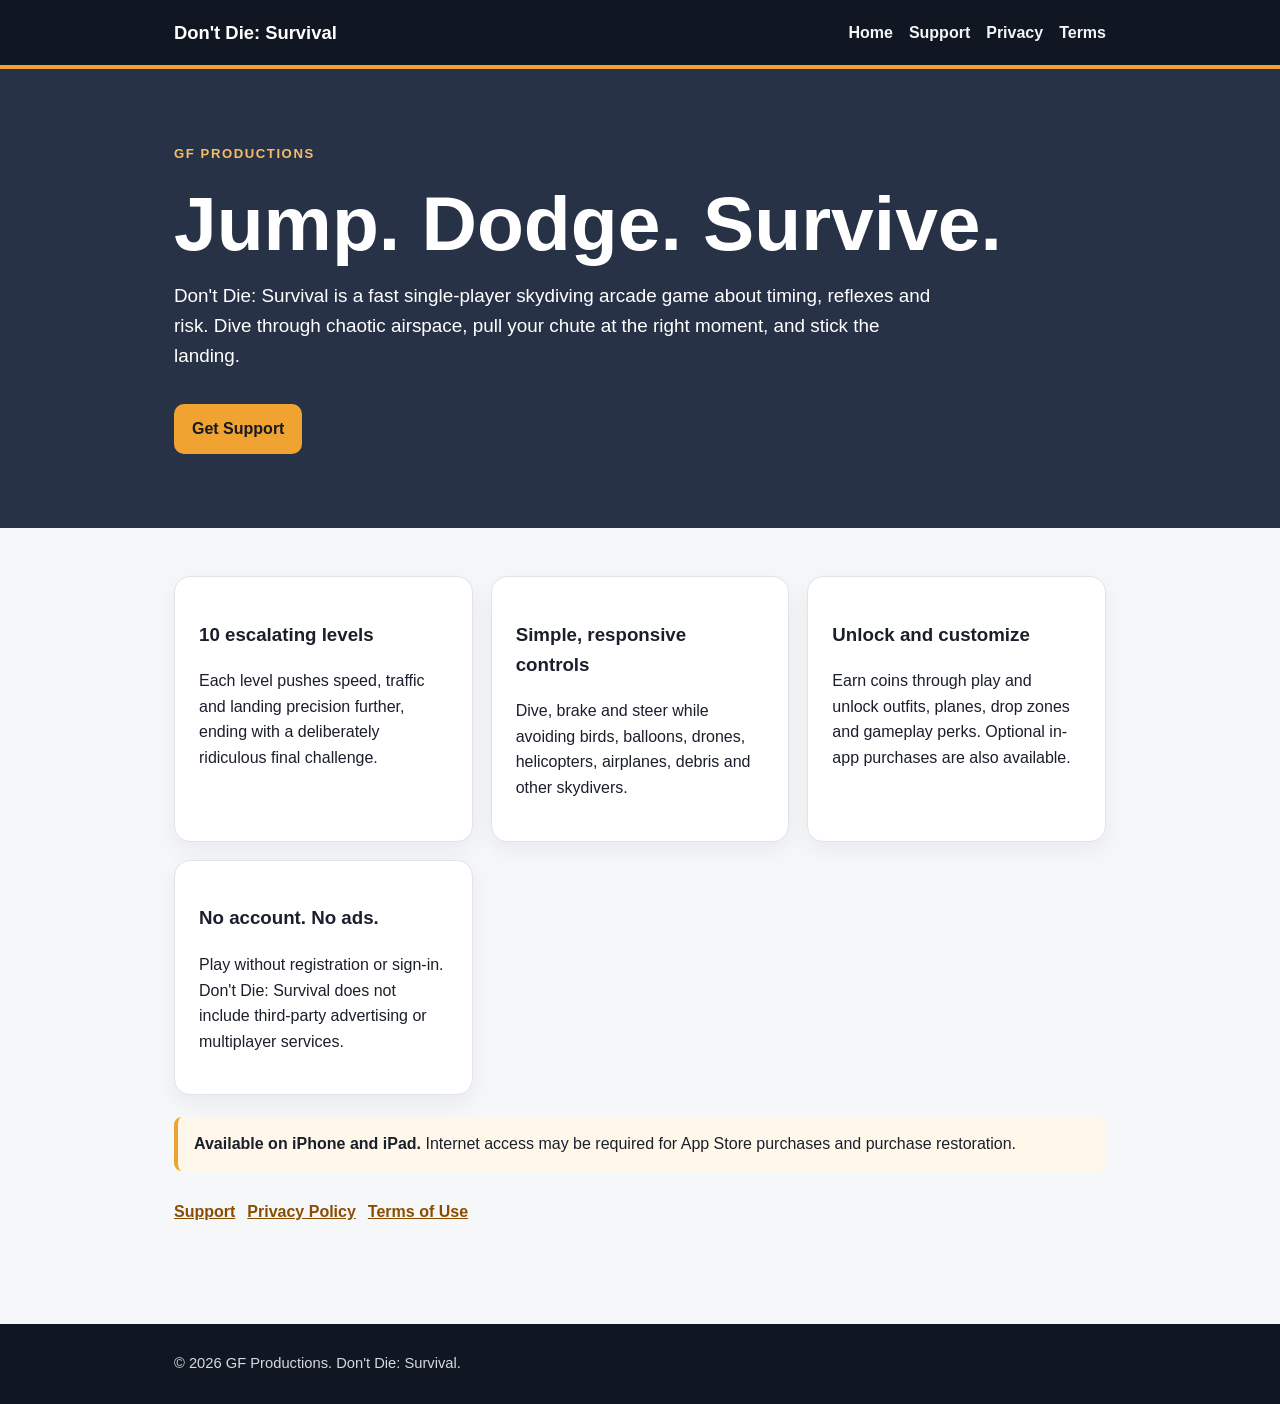
<file: index.html>
<!doctype html><html lang="en"><head><meta charset="utf-8"><meta name="viewport" content="width=device-width,initial-scale=1"><title>Don't Die: Survival | Skydiving Arcade Game</title><meta name="description" content="Official site for Don't Die: Survival, a fast single-player skydiving survival arcade game for iPhone and iPad by GF Productions."><link rel="stylesheet" href="style.css"></head><body><header class="topbar"><div class="wrap"><div class="brand">Don't Die: Survival</div><nav class="nav"><a href="index.html">Home</a><a href="support.html">Support</a><a href="privacy.html">Privacy</a><a href="terms.html">Terms</a></nav></div></header><section class="hero"><div class="wrap"><div class="eyebrow">GF Productions</div><h1>Jump. Dodge. Survive.</h1><p>Don't Die: Survival is a fast single-player skydiving arcade game about timing, reflexes and risk. Dive through chaotic airspace, pull your chute at the right moment, and stick the landing.</p><a class="button" href="support.html">Get Support</a></div></section><main class="main"><div class="wrap"><div class="card-grid"><section class="card"><h3>10 escalating levels</h3><p>Each level pushes speed, traffic and landing precision further, ending with a deliberately ridiculous final challenge.</p></section><section class="card"><h3>Simple, responsive controls</h3><p>Dive, brake and steer while avoiding birds, balloons, drones, helicopters, airplanes, debris and other skydivers.</p></section><section class="card"><h3>Unlock and customize</h3><p>Earn coins through play and unlock outfits, planes, drop zones and gameplay perks. Optional in-app purchases are also available.</p></section><section class="card"><h3>No account. No ads.</h3><p>Play without registration or sign-in. Don't Die: Survival does not include third-party advertising or multiplayer services.</p></section></div><div class="notice"><strong>Available on iPhone and iPad.</strong> Internet access may be required for App Store purchases and purchase restoration.</div><div class="links"><a href="support.html">Support</a><a href="privacy.html">Privacy Policy</a><a href="terms.html">Terms of Use</a></div></div></main><footer class="footer"><div class="wrap small">© 2026 GF Productions. Don't Die: Survival.</div></footer></body></html>
</file>
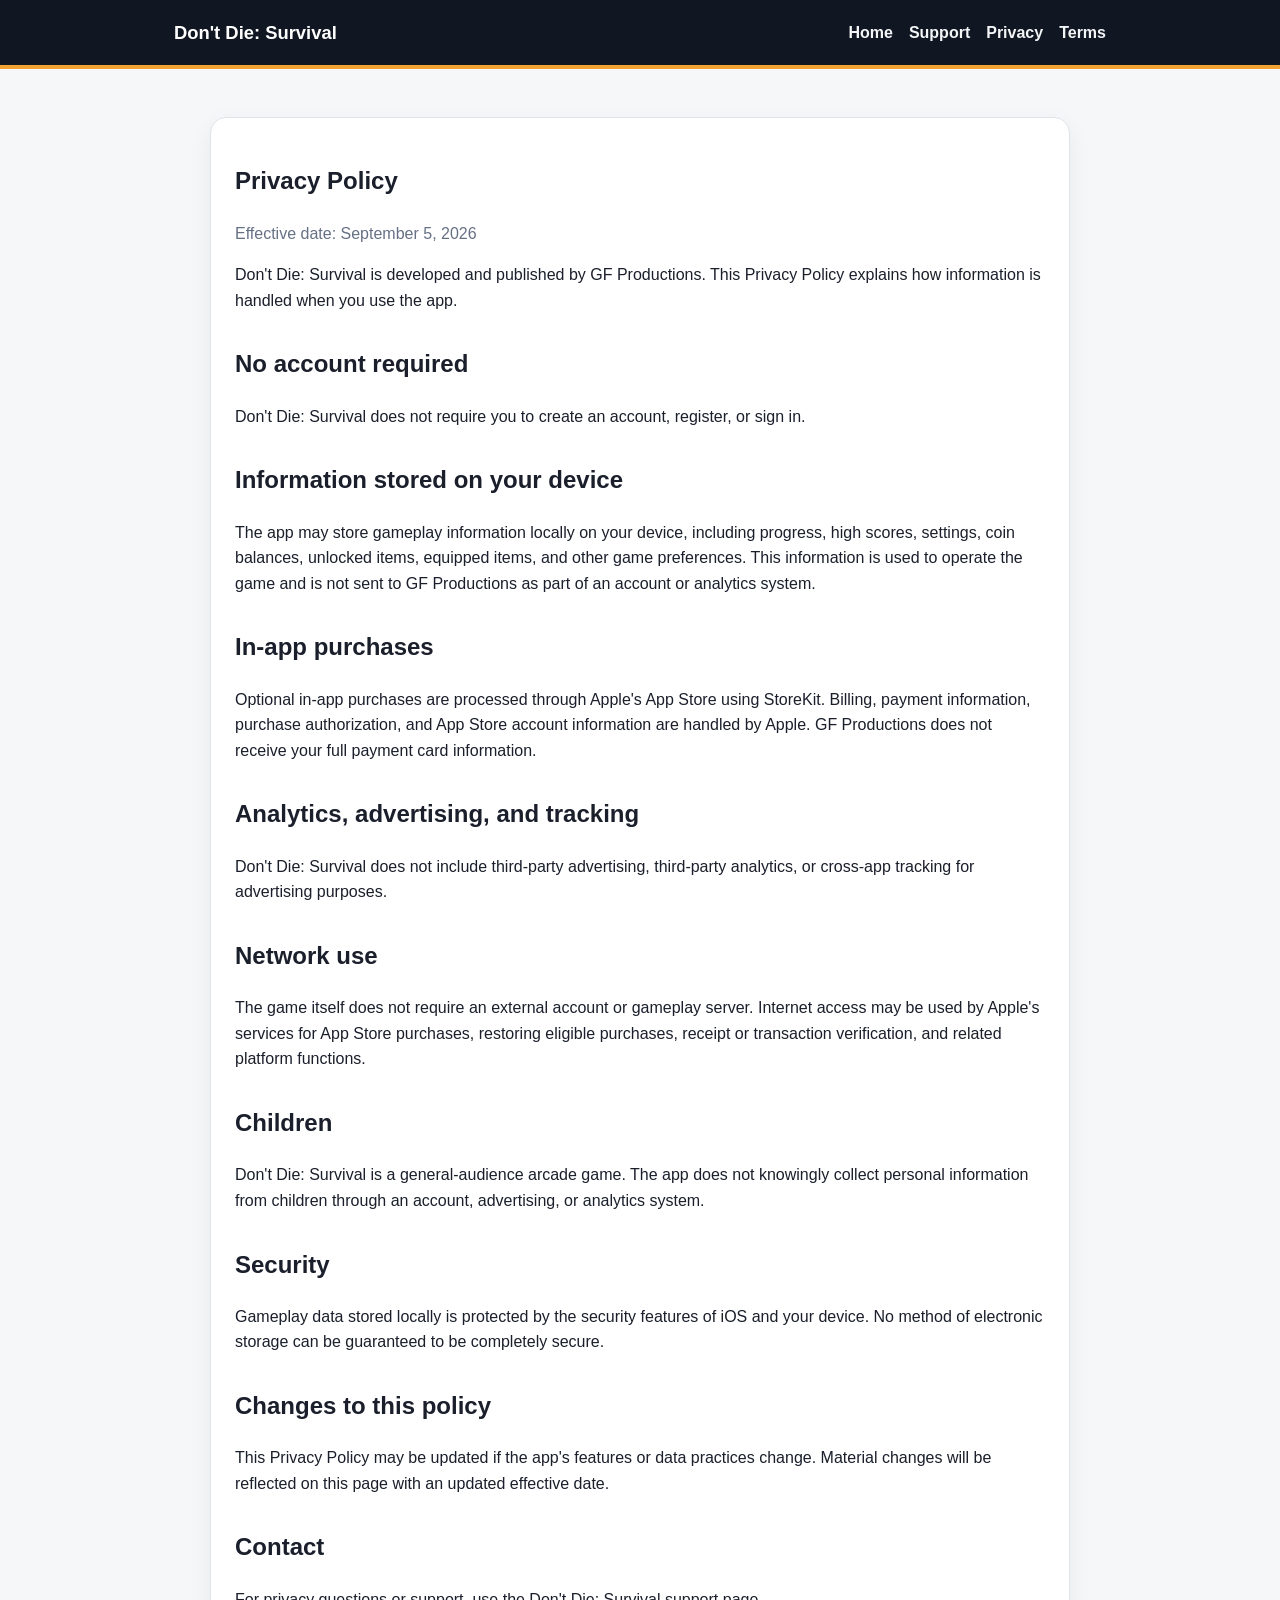
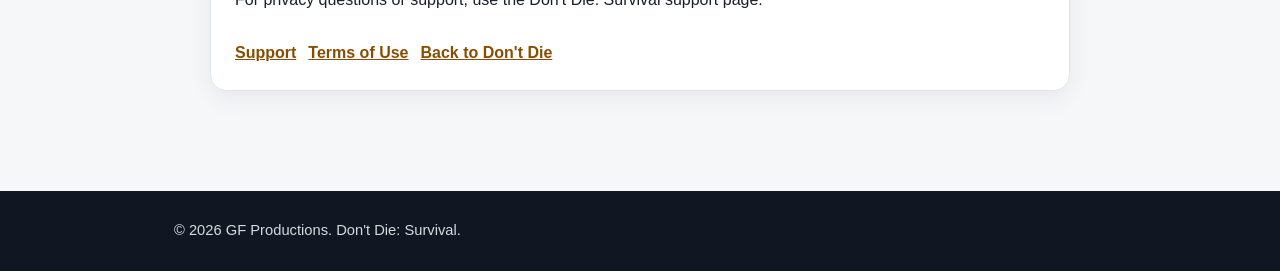
<file: privacy.html>
<!doctype html><html lang="en"><head><meta charset="utf-8"><meta name="viewport" content="width=device-width,initial-scale=1"><title>Don't Die: Survival Privacy Policy</title><meta name="description" content="Privacy Policy for Don't Die: Survival by GF Productions."><link rel="stylesheet" href="style.css"></head><body><header class="topbar"><div class="wrap"><div class="brand">Don't Die: Survival</div><nav class="nav"><a href="index.html">Home</a><a href="support.html">Support</a><a href="privacy.html">Privacy</a><a href="terms.html">Terms</a></nav></div></header><main class="main"><div class="wrap"><article class="content-card"><h1>Privacy Policy</h1><p class="muted">Effective date: September 5, 2026</p><p>Don't Die: Survival is developed and published by GF Productions. This Privacy Policy explains how information is handled when you use the app.</p><h2>No account required</h2><p>Don't Die: Survival does not require you to create an account, register, or sign in.</p><h2>Information stored on your device</h2><p>The app may store gameplay information locally on your device, including progress, high scores, settings, coin balances, unlocked items, equipped items, and other game preferences. This information is used to operate the game and is not sent to GF Productions as part of an account or analytics system.</p><h2>In-app purchases</h2><p>Optional in-app purchases are processed through Apple's App Store using StoreKit. Billing, payment information, purchase authorization, and App Store account information are handled by Apple. GF Productions does not receive your full payment card information.</p><h2>Analytics, advertising, and tracking</h2><p>Don't Die: Survival does not include third-party advertising, third-party analytics, or cross-app tracking for advertising purposes.</p><h2>Network use</h2><p>The game itself does not require an external account or gameplay server. Internet access may be used by Apple's services for App Store purchases, restoring eligible purchases, receipt or transaction verification, and related platform functions.</p><h2>Children</h2><p>Don't Die: Survival is a general-audience arcade game. The app does not knowingly collect personal information from children through an account, advertising, or analytics system.</p><h2>Security</h2><p>Gameplay data stored locally is protected by the security features of iOS and your device. No method of electronic storage can be guaranteed to be completely secure.</p><h2>Changes to this policy</h2><p>This Privacy Policy may be updated if the app's features or data practices change. Material changes will be reflected on this page with an updated effective date.</p><h2>Contact</h2><p>For privacy questions or support, use the Don't Die: Survival support page.</p><div class="links"><a href="support.html">Support</a><a href="terms.html">Terms of Use</a><a href="index.html">Back to Don't Die</a></div></article></div></main><footer class="footer"><div class="wrap small">© 2026 GF Productions. Don't Die: Survival.</div></footer></body></html>
</file>
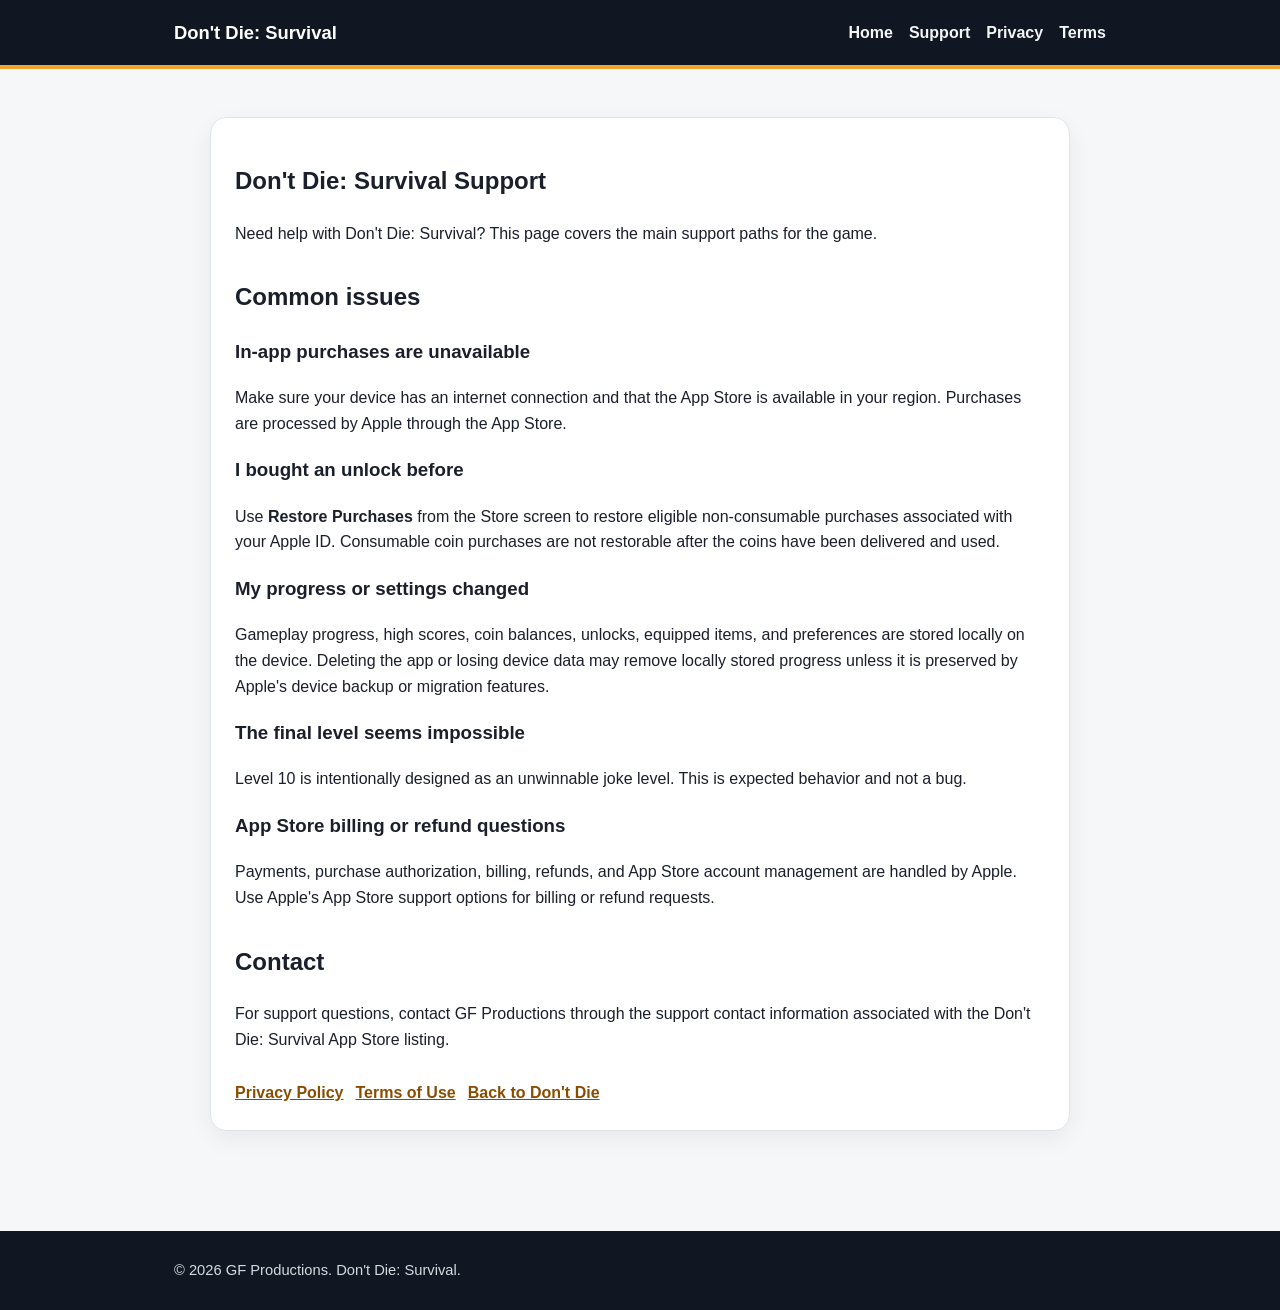
<file: support.html>
<!doctype html><html lang="en"><head><meta charset="utf-8"><meta name="viewport" content="width=device-width,initial-scale=1"><title>Don't Die: Survival Support</title><meta name="description" content="Support information for Don't Die: Survival by GF Productions."><link rel="stylesheet" href="style.css"></head><body><header class="topbar"><div class="wrap"><div class="brand">Don't Die: Survival</div><nav class="nav"><a href="index.html">Home</a><a href="support.html">Support</a><a href="privacy.html">Privacy</a><a href="terms.html">Terms</a></nav></div></header><main class="main"><div class="wrap"><article class="content-card"><h1>Don't Die: Survival Support</h1><p>Need help with Don't Die: Survival? This page covers the main support paths for the game.</p><h2>Common issues</h2><h3>In-app purchases are unavailable</h3><p>Make sure your device has an internet connection and that the App Store is available in your region. Purchases are processed by Apple through the App Store.</p><h3>I bought an unlock before</h3><p>Use <strong>Restore Purchases</strong> from the Store screen to restore eligible non-consumable purchases associated with your Apple ID. Consumable coin purchases are not restorable after the coins have been delivered and used.</p><h3>My progress or settings changed</h3><p>Gameplay progress, high scores, coin balances, unlocks, equipped items, and preferences are stored locally on the device. Deleting the app or losing device data may remove locally stored progress unless it is preserved by Apple's device backup or migration features.</p><h3>The final level seems impossible</h3><p>Level 10 is intentionally designed as an unwinnable joke level. This is expected behavior and not a bug.</p><h3>App Store billing or refund questions</h3><p>Payments, purchase authorization, billing, refunds, and App Store account management are handled by Apple. Use Apple's App Store support options for billing or refund requests.</p><h2>Contact</h2><p>For support questions, contact GF Productions through the support contact information associated with the Don't Die: Survival App Store listing.</p><div class="links"><a href="privacy.html">Privacy Policy</a><a href="terms.html">Terms of Use</a><a href="index.html">Back to Don't Die</a></div></article></div></main><footer class="footer"><div class="wrap small">© 2026 GF Productions. Don't Die: Survival.</div></footer></body></html>
</file>
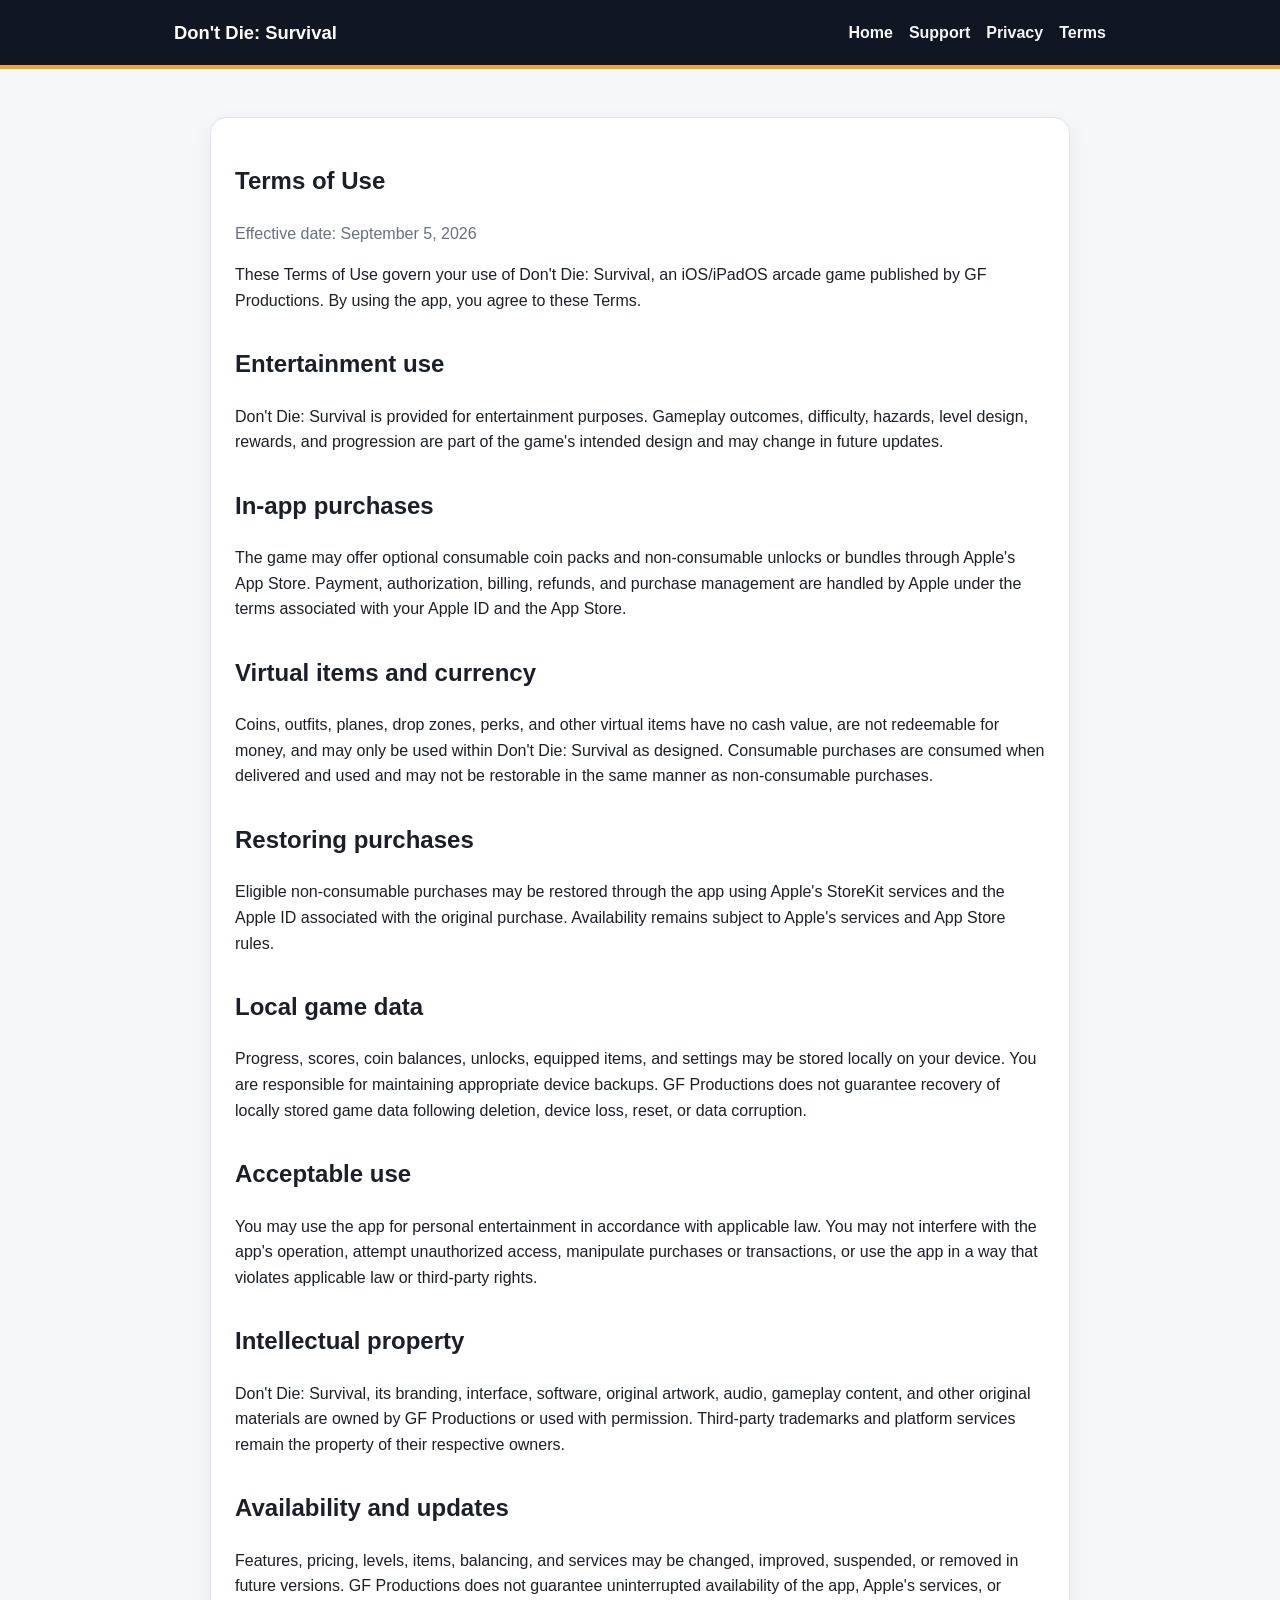
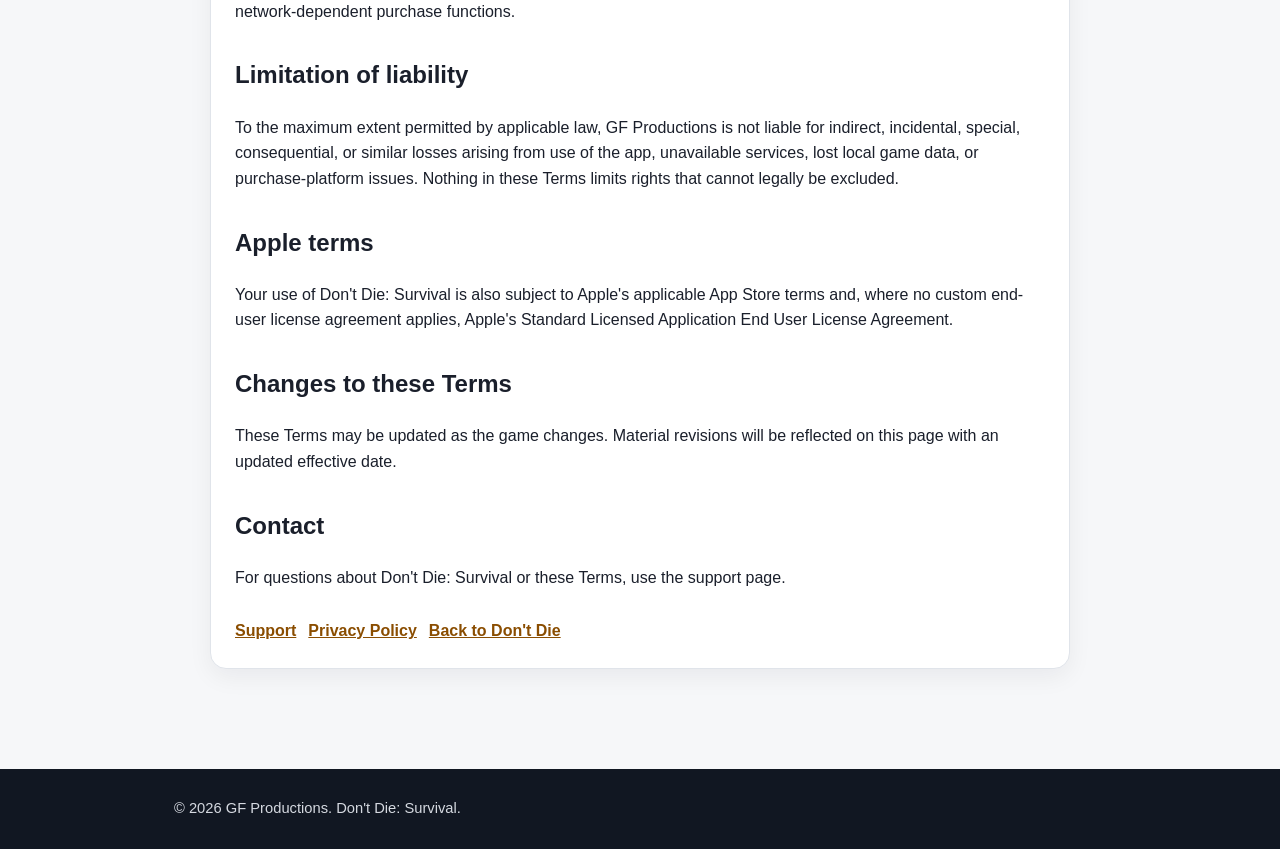
<file: terms.html>
<!doctype html><html lang="en"><head><meta charset="utf-8"><meta name="viewport" content="width=device-width,initial-scale=1"><title>Don't Die: Survival Terms of Use</title><meta name="description" content="Terms of Use for Don't Die: Survival by GF Productions."><link rel="stylesheet" href="style.css"></head><body><header class="topbar"><div class="wrap"><div class="brand">Don't Die: Survival</div><nav class="nav"><a href="index.html">Home</a><a href="support.html">Support</a><a href="privacy.html">Privacy</a><a href="terms.html">Terms</a></nav></div></header><main class="main"><div class="wrap"><article class="content-card"><h1>Terms of Use</h1><p class="muted">Effective date: September 5, 2026</p><p>These Terms of Use govern your use of Don't Die: Survival, an iOS/iPadOS arcade game published by GF Productions. By using the app, you agree to these Terms.</p><h2>Entertainment use</h2><p>Don't Die: Survival is provided for entertainment purposes. Gameplay outcomes, difficulty, hazards, level design, rewards, and progression are part of the game's intended design and may change in future updates.</p><h2>In-app purchases</h2><p>The game may offer optional consumable coin packs and non-consumable unlocks or bundles through Apple's App Store. Payment, authorization, billing, refunds, and purchase management are handled by Apple under the terms associated with your Apple ID and the App Store.</p><h2>Virtual items and currency</h2><p>Coins, outfits, planes, drop zones, perks, and other virtual items have no cash value, are not redeemable for money, and may only be used within Don't Die: Survival as designed. Consumable purchases are consumed when delivered and used and may not be restorable in the same manner as non-consumable purchases.</p><h2>Restoring purchases</h2><p>Eligible non-consumable purchases may be restored through the app using Apple's StoreKit services and the Apple ID associated with the original purchase. Availability remains subject to Apple's services and App Store rules.</p><h2>Local game data</h2><p>Progress, scores, coin balances, unlocks, equipped items, and settings may be stored locally on your device. You are responsible for maintaining appropriate device backups. GF Productions does not guarantee recovery of locally stored game data following deletion, device loss, reset, or data corruption.</p><h2>Acceptable use</h2><p>You may use the app for personal entertainment in accordance with applicable law. You may not interfere with the app's operation, attempt unauthorized access, manipulate purchases or transactions, or use the app in a way that violates applicable law or third-party rights.</p><h2>Intellectual property</h2><p>Don't Die: Survival, its branding, interface, software, original artwork, audio, gameplay content, and other original materials are owned by GF Productions or used with permission. Third-party trademarks and platform services remain the property of their respective owners.</p><h2>Availability and updates</h2><p>Features, pricing, levels, items, balancing, and services may be changed, improved, suspended, or removed in future versions. GF Productions does not guarantee uninterrupted availability of the app, Apple's services, or network-dependent purchase functions.</p><h2>Limitation of liability</h2><p>To the maximum extent permitted by applicable law, GF Productions is not liable for indirect, incidental, special, consequential, or similar losses arising from use of the app, unavailable services, lost local game data, or purchase-platform issues. Nothing in these Terms limits rights that cannot legally be excluded.</p><h2>Apple terms</h2><p>Your use of Don't Die: Survival is also subject to Apple's applicable App Store terms and, where no custom end-user license agreement applies, Apple's Standard Licensed Application End User License Agreement.</p><h2>Changes to these Terms</h2><p>These Terms may be updated as the game changes. Material revisions will be reflected on this page with an updated effective date.</p><h2>Contact</h2><p>For questions about Don't Die: Survival or these Terms, use the support page.</p><div class="links"><a href="support.html">Support</a><a href="privacy.html">Privacy Policy</a><a href="index.html">Back to Don't Die</a></div></article></div></main><footer class="footer"><div class="wrap small">© 2026 GF Productions. Don't Die: Survival.</div></footer></body></html>
</file>
<file: style.css>
*{box-sizing:border-box}body{margin:0;font-family:-apple-system,BlinkMacSystemFont,"Segoe UI",Roboto,Helvetica,Arial,sans-serif;background:#f6f7f9;color:#1a1f2b;line-height:1.6}.wrap{max-width:980px;margin:0 auto;padding:0 24px}.topbar{background:#111722;color:#fff;border-bottom:4px solid #f0a330}.topbar .wrap{display:flex;align-items:center;justify-content:space-between;gap:24px;padding-top:18px;padding-bottom:18px}.brand{font-size:1.15rem;font-weight:800}.nav{display:flex;flex-wrap:wrap;gap:16px}.nav a{color:#f3f5f7;text-decoration:none;font-weight:600}.hero{background:#283247;color:#fff;padding:74px 0}.eyebrow{font-size:.82rem;text-transform:uppercase;letter-spacing:.12em;color:#f5bd67;font-weight:800}.hero h1{font-size:clamp(2.5rem,6vw,4.8rem);line-height:1.02;margin:.25em 0 .18em}.hero p{font-size:1.18rem;max-width:760px}.button{display:inline-block;margin-top:14px;padding:12px 18px;border-radius:10px;background:#f0a330;color:#151a24;text-decoration:none;font-weight:800}.main{padding:48px 0 70px}.card-grid{display:grid;grid-template-columns:repeat(auto-fit,minmax(240px,1fr));gap:18px}.card,.content-card{background:#fff;border:1px solid #e0e4ea;border-radius:16px;padding:24px;box-shadow:0 8px 24px rgba(18,24,34,.06)}.content-card{max-width:860px;margin:0 auto}.content-card h2{margin-top:2rem}.muted{color:#667085}.notice{border-left:4px solid #f0a330;background:#fff8ea;padding:14px 16px;border-radius:8px;margin:22px 0}.links{display:flex;flex-wrap:wrap;gap:12px;margin-top:28px}.links a{color:#8a4d00;font-weight:700}.footer{background:#111722;color:#d5d9e0;padding:28px 0;margin-top:30px}.small{font-size:.92rem}@media(max-width:650px){.topbar .wrap{align-items:flex-start;flex-direction:column}.hero{padding:52px 0}}
</file>
